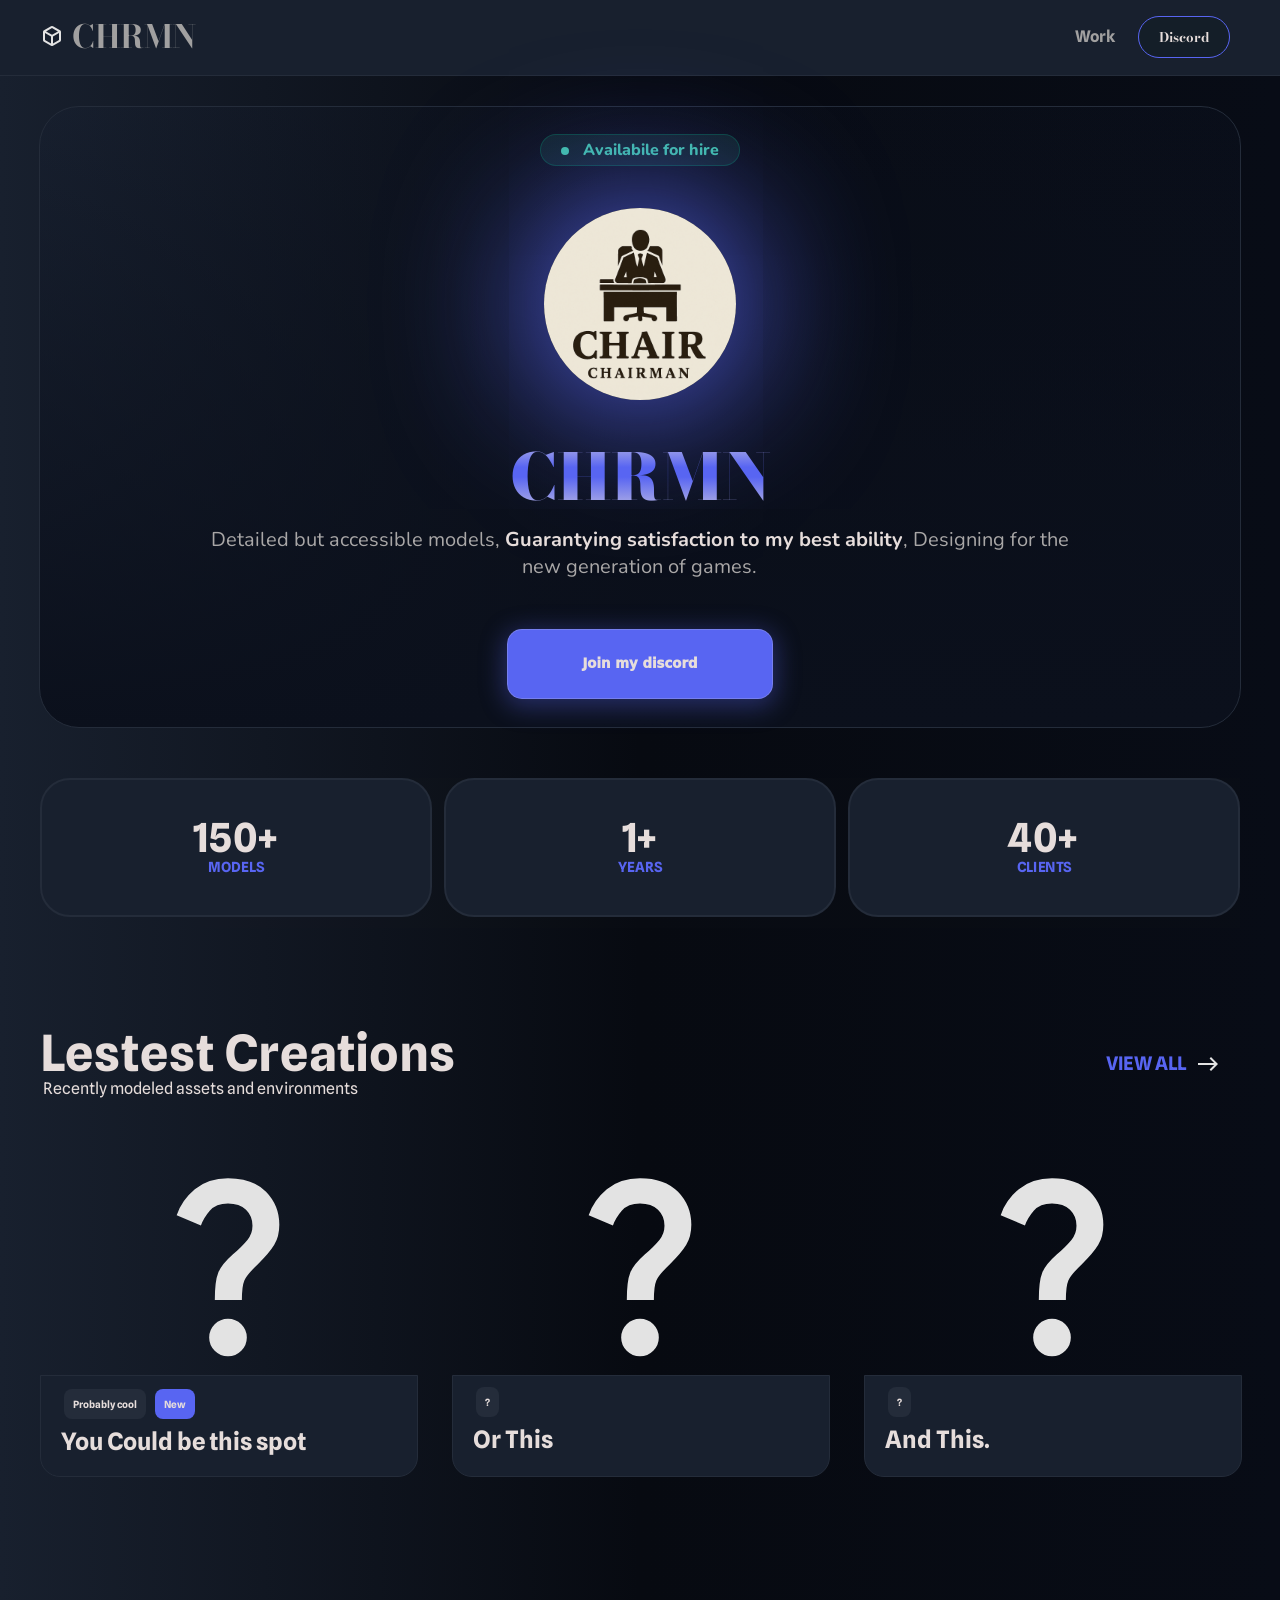
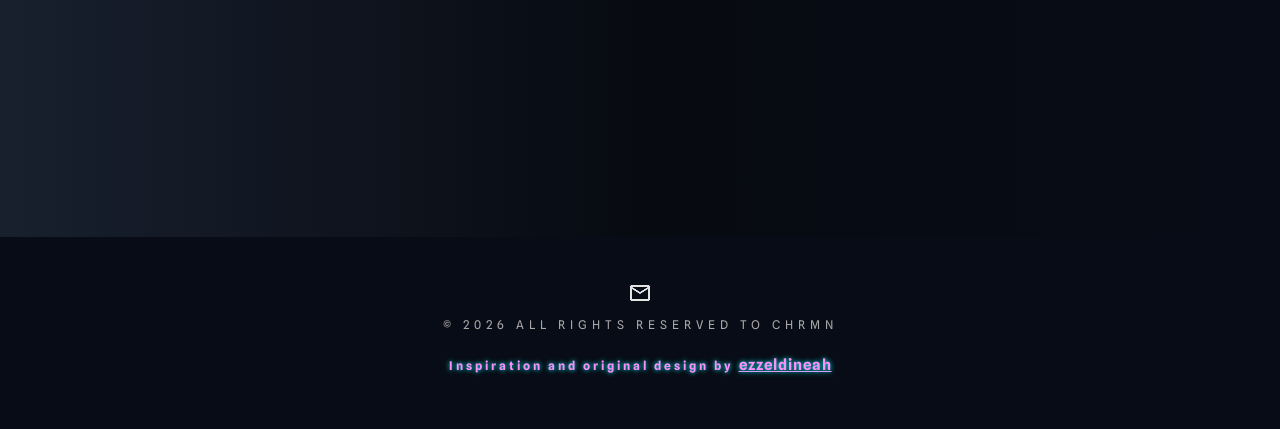
<file: index.html>
<html lang="en">
<head>
    <meta charset="UTF-8">
    <title>CHRMN portfolio</title>
    <meta name="viewport" content="width=device-width, initial-scale=1.0">
    <link rel="stylesheet" href="style.css">
    <link id="logo" rel="icon" type="image/png" href="images/logo.png">
</head>
<body>
    <header>
        <div>
            <h1><a href="index.html"><img src="images/cube.svg" alt=""> CHRMN</a></h1>
            <nav>
                <ul>
                    <li><a href="current.html">Work</a></li>
                    <li><a href="https://discord.gg/acXDF9AMBc"><button>Discord</button></a></li>
                </ul>
            </nav>
        </div>
         
    </header>
    
    <div class="main">
        <div id="mainsec1"> <p><b></b> Availabile for hire</p></div>
        <img id="mainsec2" src="images//logo.png" alt="">
        <h1 id="mainsec3">CHRMN</h1>
        <p id="mainsec4">Detailed but accessible models, <b>Guarantying satisfaction to my best ability</b>, Designing for the new generation of games.</p>
        <span id="mainsec5">
            <!-- <button> More info </button> -->
            <a href="https://discord.gg/acXDF9AMBc"><button> Join my discord </button></a>
        </span>
    </div>
    <section class="acheivements">
        <div id="s1"><h2>150+ <p>MODELS</p></h2></div>
        <div id="s2"><h2>1+ <p>YEARS</p></h2></div>
        <div id="s3"><h2>40+ <p>CLIENTS</p></h2></div>
    </section>

    <section class="creations">
        <div>
            <h1>Lestest Creations</h1>
            <p>Recently modeled assets and environments</p>
        </div>

        <div>
            <a href="current.html"><h3>VIEW ALL <img src="images/right.svg" alt="View my work"></h3>
            </a>
        </div>
    </section>
    <section id="dov" class="recent" >
        <div id="dav" >
            <span><img style="object-fit: contain;" src="images/question_mark_24dp_E3E3E3_FILL0_wght400_GRAD0_opsz24.svg" alt="Be my next model."></span>
            <div >
                <p><a>Probably cool</a> <a id="new">New</a></p>
                <h1>You Could be this spot</h1>
            </div>
        </div>
         <div id="dav">
            <span><img style="object-fit: contain;" src="images/question_mark_24dp_E3E3E3_FILL0_wght400_GRAD0_opsz24.svg" alt="Be my next model."></span>
            <div>
                <p><a>?</a> </p>
                <h1>Or This</h1>
            </div>
        </div>
         <div id="dav">
            <span><img style="object-fit: contain;" src="images/question_mark_24dp_E3E3E3_FILL0_wght400_GRAD0_opsz24.svg" alt="Be my next model."></span>
            <div>
                <p><a>?</a></p>
                <h1>And This.</h1>
            </div>
        </div>
    </section>
    <footer>
        <a href="https://discord.com/users/chair_5041" target="_blank"><img src="images/mail_24dp_E3E3E3_FILL0_wght400_GRAD0_opsz24.png" alt="contact me"></a>
        <p id="c">© 2026 All rights reserved to Chrmn</p>
        <p id="e">Inspiration and original design by <a target="_blank" href="https://discord.com/users/ezzeldineah">ezzeldineah</a></p>
    </footer>
</body>
</html>
</file>
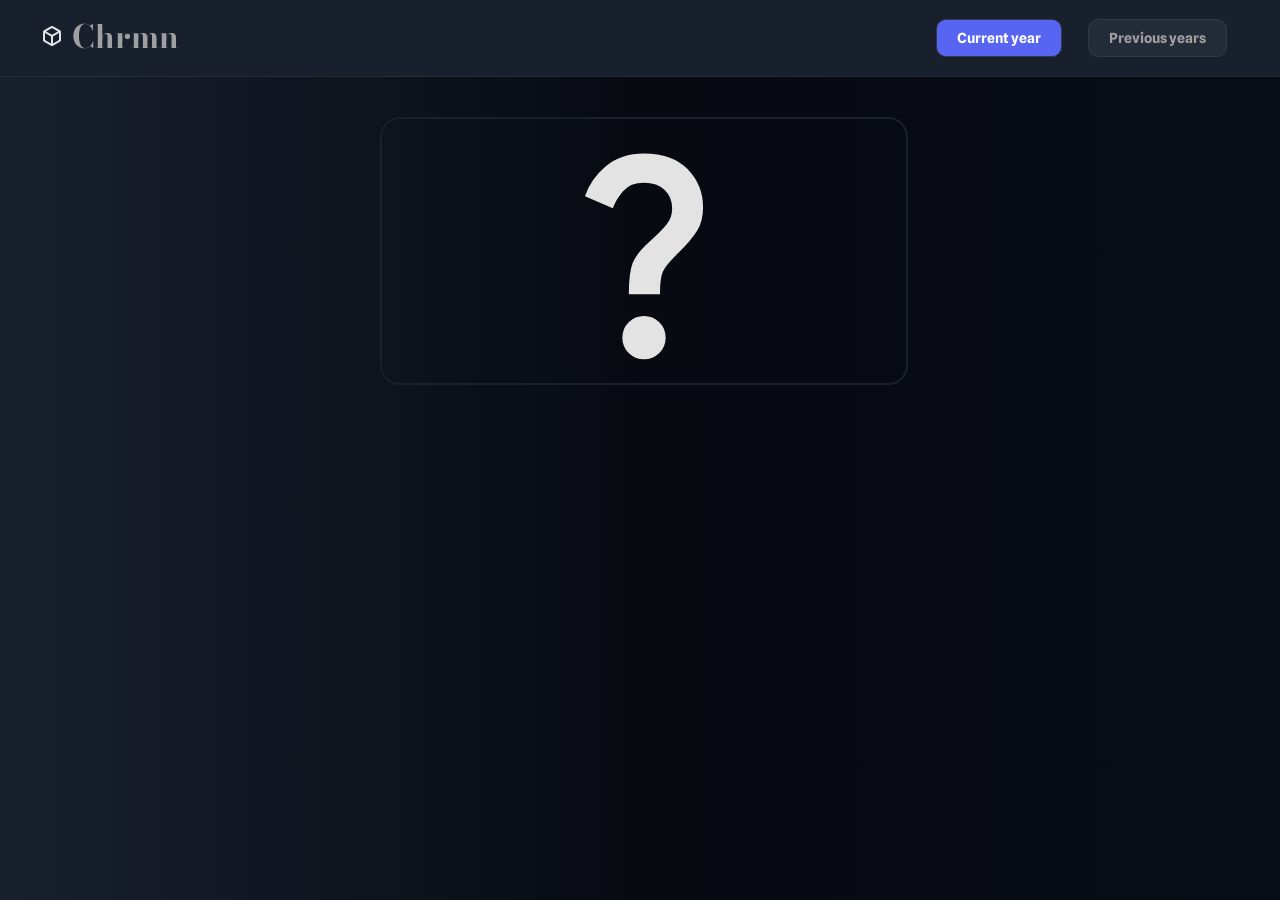
<file: current.html>
<html lang="en">
<head>
    <meta charset="UTF-8">
    <meta name="viewport" content="width=device-width, initial-scale=1.0">
    <title>Current work</title>
    <link rel="stylesheet" href="style.css">
    <link rel="stylesheet" href="work.css">
    <link id="logo" rel="icon" type="image/png" href="images/logo.png">
</head>
<body>
   <header>
        <div>
            <h1><a href="index.html"><img src="images/cube.svg" alt=""> Chrmn</a></h1>
            <nav id="works">
                <ul class="ulall">
                    <li><a id="current" href="current.html">Current year</a></li>
                    <li><a href="past.html">Previous years</a></li>
                </ul>
            </nav>
        </div>
         
    </header> 
    <main class="allimg">
        <a href="#q" ><img id="qs" src="images/question_mark_24dp_E3E3E3_FILL0_wght400_GRAD0_opsz24.svg" alt="Be my next model."></a>
    </main>  

        <section id="q">  <a href="#">X</a>   <img  src="images/question_mark_24dp_E3E3E3_FILL0_wght400_GRAD0_opsz24.svg" alt="Be my next model."></section>

        
</body> 
</html>
</file>
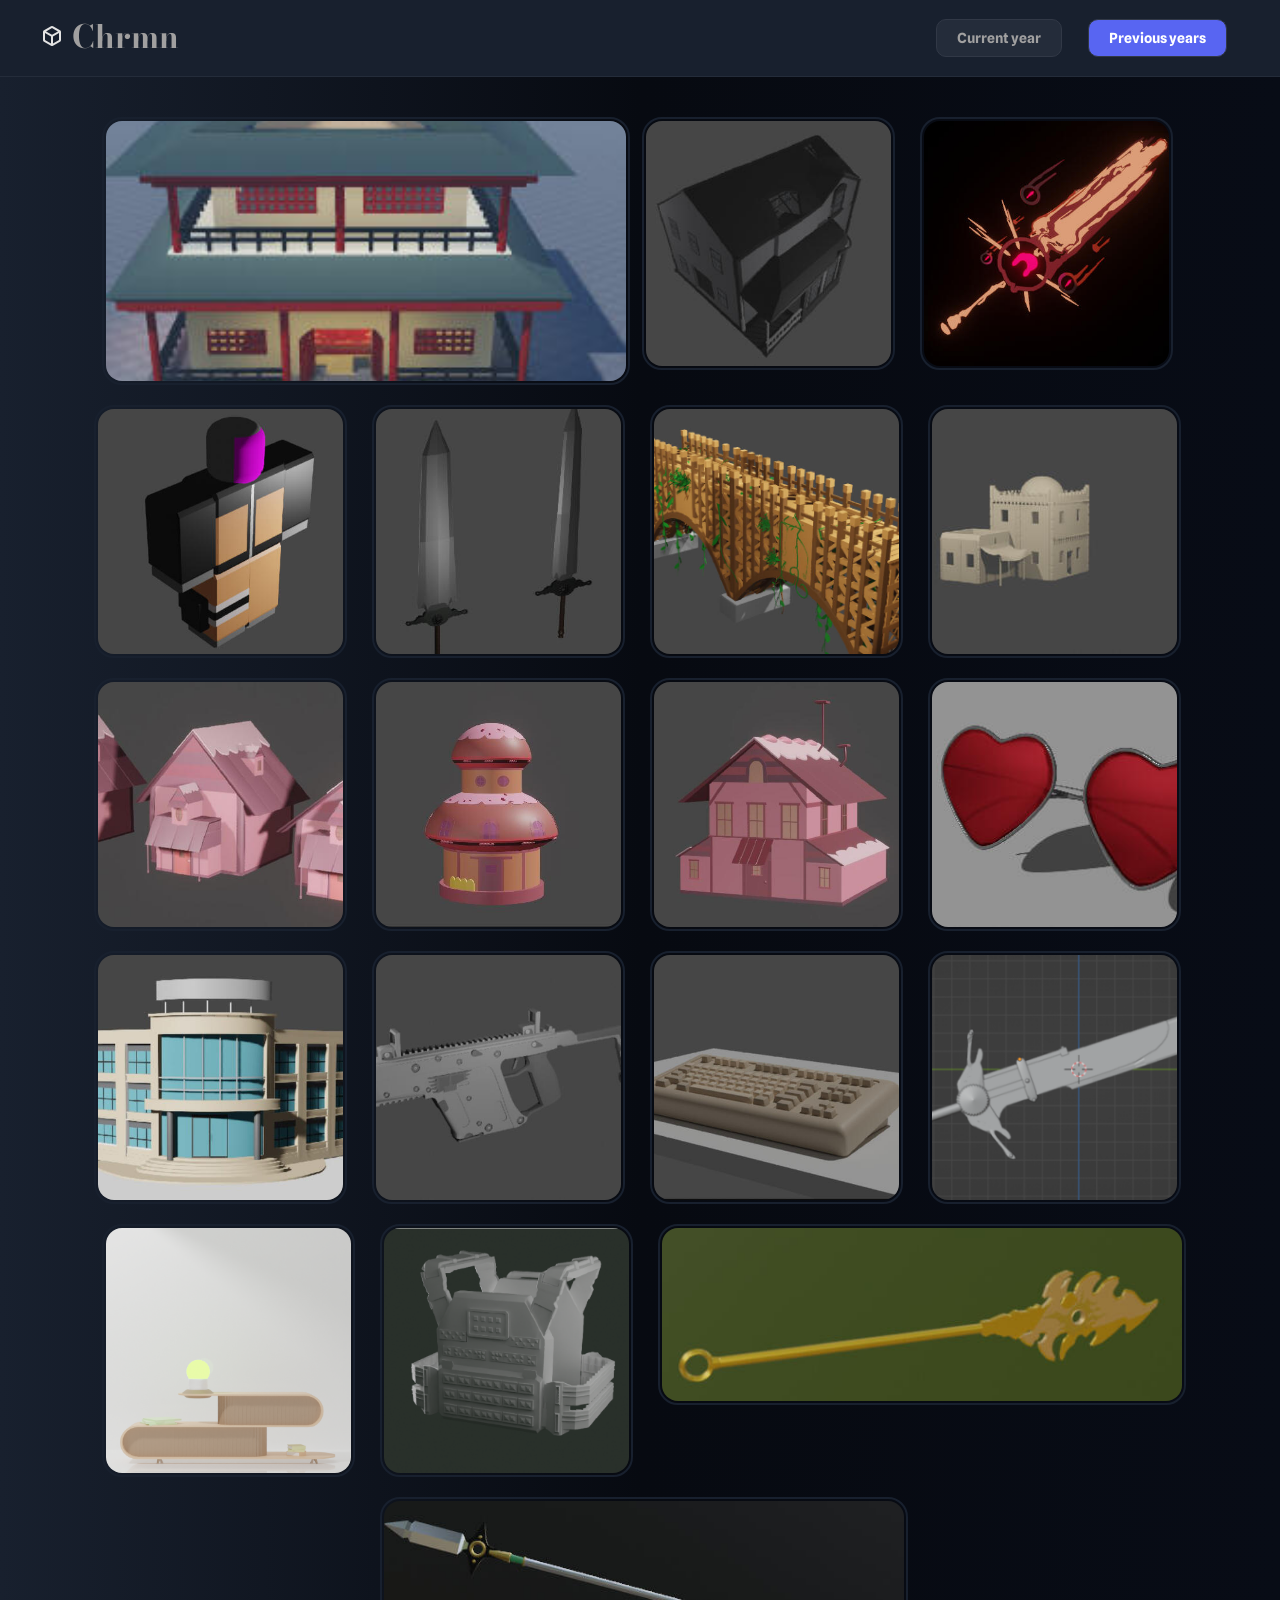
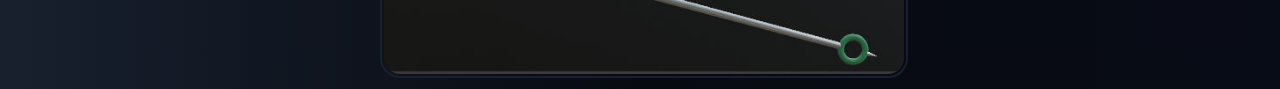
<file: past.html>
<html lang="en">
<head>
    <meta charset="UTF-8">
    <meta name="viewport" content="width=device-width, initial-scale=1.0">
    <title>Current work</title>
    <link rel="stylesheet" href="style.css">
    <link rel="stylesheet" href="work.css">
    <link id="logo" rel="icon" type="image/png" href="images/logo.png">
</head>
<body>
   <header>
        <div>
            <h1><a href="index.html"><img src="images/cube.svg" alt=""> Chrmn</a></h1>
            <nav id="works">
                <ul class="ulall">
                    <li><a href="current.html">Current year</a></li>
                    <li><a id="past" href="past.html">Previous years</a></li>
                </ul>
            </nav>
        </div>
         
    </header> 
    <main class="allimg">
        <a href="#house"><img src="images/image14.jpg" alt="House"></a>
        <a href="#oldhouse"><img src="images/image11.jpg" alt="Old House"></a>
        <a href="#sword"><img src="images/image03.jpg" alt="Sword 1"></a>
        <a href="#naruto"><img src="images/image05.jpg" alt="Costume"></a>
        <a href="#gutsword"><img src="images/image07.jpg" alt="Sword 2"></a>
        <a href="#bridge"><img src="images/image08.jpg" alt="Wooden Bridge"></a>
        <a href="#desserthouse"><img src="images/image17.jpg" alt="Sand houses"></a>
        <a href="#candy1"><img src="images/image18.jpg" alt="Cake House"></a>
        <a href="#candy2"><img src="images/image22.jpg" alt="Cake House 2"></a>
        <a href="#candy3"><img src="images/image23.jpg" alt="Cake House 3"></a>
        <a href="#glasses"><img src="images/image20.jpg" alt="Heart glasses"></a>
        <a href="#hospital"><img src="images/image21.jpg" alt="Hospital"></a>
        <a href="#gun1"><img src="images/image25.jpg" alt="Gun"></a>
        <a href="#keyboard"><img src="images/image29.jpg" alt="Keyboard"></a>
        <a href="#piratesword"><img src="images/img2.webp" alt="Sword 3"></a>
        <a href="#table"><img src="images/untitled2.png" alt="Table"></a>
        <a href="#vest"><img  src="images/brave_screenshot_media.discordapp.net.png" alt="vest"></a>
        <a class="TtO" href="#gljavelin"><img src="images/image15.jpg" alt=""></a>
        <a class="TtO" href="#javelin"><img src="images/image16.jpg" alt=""></a>
    </main>  

        <section id="house">  <a href="#">X</a>   <img  src="images/image14.jpg" alt="House"></section>

        <section id="oldhouse">   <a href="#">X</a>   <img  src="images/image11.jpg" alt="Old House"></section>

        <section id="sword">  <a href="#">X</a>   <img  src="images/image03.jpg" alt="Sword 1"></section>

        <section id="naruto"> <a href="#">x</a>   <img src="images/image05.jpg" alt="Costume"></section>

        <section id="gutsword">   <a href="#">X</a>  <img  src="images/image07.jpg" alt="Sword 2"></section>

        <section id="bridge"> <a href="#">X</a>    <img  src="images/image08.jpg" alt="Wooden Bridge"></section>

        <section id="desserthouse">   <a href="#">X</a>  <img  src="images/image17.jpg" alt="Sand houses"></section>

        <section id="candy1"> <a href="#">X</a>   <img src="images/image18.jpg" alt="Cake House"></section>

        <section id="candy2"> <a href="#">X</a>   <img  src="images/image22.jpg" alt="Cake House 2"></section>

        <section id="candy3"> <a href="#">X</a>   <img src="images/image23.jpg" alt="Cake House 3"></section>

        <section id="glasses">   <a href="#">X</a>   <img src="images/image20.jpg" alt="Glasses"></section>

        <section id="hospital">   <a href="#">X</a>   <img src="images/image21.jpg" alt="Hospital"></section>

        <section id="gun1">   <a href="#">X</a>   <img  src="images/image25.jpg" alt="Gun"></section>

        <section id="keyboard">   <a href="#">X</a>   <img  src="images/image29.jpg" alt="Keyboard"></section>
        
        <section id="piratesword">   <a href="#">X</a>   <img  src="images/img2.webp" alt="Sword 3"></section>

        <section id="table">   <a href="#">X</a>   <img  src="images/untitled2.png" alt="Table"></section>

        <section id="vest">   <a href="#">X</a>   <img  src="images/brave_screenshot_media.discordapp.net.png" alt="vest"></section>

        <section id="gljavelin">  <a href="#">X</a>   <img src="images/image15.jpg" alt="Javelin 1"></section>

        <section id="javelin">    <a href="#">X</a>   <img src="images/image16.jpg" alt="Javelin 2"></section>
        
</body> 
</html>
</file>
<file: style.css>
@import url('https://fonts.googleapis.com/css2?family=Bodoni+Moda:ital,opsz,wght@0,6..96,400..900;1,6..96,400..900&family=Nixie+One&display=swap');
@import url('https://fonts.googleapis.com/css2?family=Nunito:ital,wght@0,200..1000;1,200..1000&display=swap');
@import url('https://fonts.googleapis.com/css2?family=Nunito:ital,wght@0,200..1000;1,200..1000&family=Spline+Sans:wght@300..700&display=swap');
*{
    color: #E6DDDB;
    justify-self: center;
}

body{
    background: linear-gradient(-90deg, #080c16 0%, #070a11 50%, #18202E 100%);
    overflow-x: hidden;
    display: flex;
    flex-direction: column;
    justify-content: center;
    width: 100dvw;
    margin: 0px;
}
header{
    background-color: #18202E;
    display: flex;
    justify-content: center;
    align-items: center;
    margin: 0px;
    border-bottom: 1px solid #242c3a;
    font-family: "Bodoni Moda", sans-serif;
    font-weight: bold;
    width: 100%;
}
header h1{
    line-height: 1;
}
header a{
    color: rgb(161, 160, 160);
    text-decoration: none;  
    transition: all 100ms ease 0s;
}
header a:hover{
    color: #ffffff;
}
header div{
    width: min(75em, 95%);
    display: flex;
    justify-content: space-between;
    
}
nav{
    font-family: Spline sans,system-ui, -apple-system, BlinkMacSystemFont, 'Segoe UI', Roboto, Oxygen, Ubuntu, Cantarell, 'Open Sans', 'Helvetica Neue', sans-serif;
    
}
nav ul{
    list-style-type: none;
}
nav li{
    display: inline-block;
    padding:0px 10px;
}
nav li button{
    background-color: #0e1b1b47;
    transition: all 0.3s ease 0s;
    border-radius: 100px;
    border: 1px solid #5865f2;
    padding:10px 20px;
    transition: all 0.3s ease 0s;
    font-family: "Bodoni Moda", sans-serif;
    font-weight: bold;
}
nav li button:hover{
    background-color: #E6DDDB;
    color: #152828;
}

@media (max-width:500px){
    header{
        justify-content: center;
    }
    header nav{
        display: none;
    }
    header div{
        justify-content: center;
    }
    header #works{
        display: block;
    }
    footer{
        padding-bottom: 30px;
    }
    body{
        overflow-x: hidden;
    }
    #mainsec3{
        transition: all 6s ease;
        scale: 0.5;
    }
    #mainsec4{
        transition: all 6s ease;
        
    }
    #mainsec5{
        scale:0.5;
    }
    #s1{
        width: 100%;
    }
    #s1 h2{
        scale: 0.5;
    }
    #s2{
        width: 95%;
       
    }
    #s2 h2{
        scale: 0.5;
    }
    .creations div h1{
        scale:0.8;
    }
    .creations div p{
        scale:0.8;
    }
    .creations h3{
        scale:0.5;
        translate: -40% 0%;
    
    }

    #dov{
        justify-content: center;
    }
    #dov #dav{
        scale: 0.8;
    }
    .allimg a:nth-child(1) img{
        border-bottom: 2px solid #E6DDDB;
    }

}

/* info card */
.main{
    min-height: 620px;
    margin: auto;
    margin-top: 30px;
    border-radius: 40px;
    background:linear-gradient(0deg, #0b101c, #1a264217);
    border: 1px solid #242c3a;
    width:min(75em, 95%);
    display: grid;
    grid-template-rows: 60px 220px 100px 80px 80px;
    grid-template-areas: 
    "availability"
    "logo"
    'name'
    'detail'
    'buttons' ;
    align-items: center;
    justify-items: center;
    justify-content: center;
    align-content: space-evenly;
    font-family: Nunito, system-ui, -apple-system, BlinkMacSystemFont, 'Segoe UI', Roboto, Oxygen, Ubuntu, Cantarell, 'Open Sans', 'Helvetica Neue', sans-serif;
}

#mainsec1{
    max-width: 80vw;
    padding: 14px;
    grid-area: 'availability';
    text-align: center;
}
#mainsec1 p{
    color: #40c5a6;
    background-color: #40c5a61b;
    padding: 4px;
    padding-left: 20px;
    padding-right: 20px;
    border-radius: 100px;
    border: 1px solid #04634d90;
    font-weight: 800;
}
#mainsec1 b{
    background-color: #40c5a6;
    display: inline-block;
    margin-right: 10px;
    width: 8px;
    height: 8px;
    border-radius: 100%;
    animation-name: pin;
    animation-duration: 1.3s;
    animation-delay: 0s;
    animation-timing-function: ease;
    animation-iteration-count: infinite;
    
}
@keyframes pin{
    0%{
        box-shadow: 0px 0px 1px 1px #40c5a6;
        
    }
    50%{
        box-shadow:0px 0px 6px 6px #40c5a6;
        box-shadow: 0px 0px 5px 5px #40c5a61b ;
    }
}
#mainsec2{
    grid-area: 'logo';
    width: clamp(2vw, 12rem, 80vw);
    height: auto;
    border-radius: 100%;
    box-shadow: 0px 0px 150px 10px #5865f2 ;
    animation: hover 7s ease-out infinite;
}
@keyframes hover{
    0%{
        transform: translateY(0px);
    }
    50%{
        transform: translateY(10px);
    }
    100%{
       transform: translateY(0px); 
    }

}
#mainsec3{
    grid-area: 'name';
    font-size:4rem;
    background:linear-gradient(#E6DDDB 0%, #5865f2 40%, #5865f2 50%, #E6DDDB 100%);
    -webkit-background-clip:text;
    color: transparent;
    font-family: "Bodoni Moda", sans-serif;
    font-weight: 1000;
}
#mainsec4{
    grid-area: 'detail';
    font-size:clamp( 1em, 20px, 5vw);
    width: 80%;
    text-align: center;
    padding-bottom: 5%;
    color: rgb(169, 167, 167);
    font-weight:400;
    
}
.main #mainsec5 button{

    background-color: #5865f2;
    border-radius: 15px;
    border: none;
    margin: 5px;
    height: 70px;
    box-shadow: 0px 5px 25px 3px #5865f259;
    width: min(20em);
    border: 1px solid #e6dddb36;
    font-weight: 1000;
    transition: all 150ms ease-in-out;
    font-family: system-ui, -apple-system, BlinkMacSystemFont, 'Segoe UI', Roboto, Oxygen, Ubuntu, Cantarell, 'Open Sans', 'Helvetica Neue', sans-serif;
}
.main button:hover{
    scale: 1.05;
}
#mainsec5{
    padding: 20px;
    margin-bottom: 20px;
    grid-area: 'buttons';
    text-align: center;
    
}


/* achivements */
.acheivements{
    background-color: #242c3a07;
    text-align: center;
    width:min(75em, 95vw);
    margin: auto;
    margin-top: 50px;
    height: 150px;
    display: flex;
    gap: 1%;

    
}
.acheivements div{
    background-color: #18202E;
    width: 100%;
    height: 90%;
    border-radius: 30px;
    border: 2px solid #242c3a;
    display: flex;
    align-items: center;
    justify-content: center;
    gap: 5px;
    flex-shrink: 1;
    font-family:Spline sans,sans-serif, -apple-system, BlinkMacSystemFont, 'Segoe UI', Roboto, Oxygen, Ubuntu, Cantarell, 'Open Sans', 'Helvetica Neue', sans-serif;

    
}
.acheivements div h2{
    width: 30%;
    font-size: 40px;
    margin: 0; 
    line-height: 1;
    font-weight: 1000;
}
.acheivements div h2 p{
    scale: 0.7;
    font-size: 20px;
    color: #5865f2;
    font-weight: 800;
    margin: 0;
}
.acheivements div:hover{
    border-color: #5865f250;
}

@media (max-width:1000px){
    .acheivements{
        margin-bottom: 220px;
        display: grid;
        grid-template-columns: 50% 50%;
        grid-template-rows:100% 100%;
    }
    #s3{
        width: 200%;
        justify-self: normal;
    }
    
}

/* creations */

.creations{
    margin: auto;
    margin-top: 100px;
    display: flex;
    justify-content: space-between;
    align-items: center;
    width: min(75em, 95%);
    font-family:Spline sans,sans-serif, -apple-system, BlinkMacSystemFont, 'Segoe UI', Roboto, Oxygen, Ubuntu, Cantarell, 'Open Sans', 'Helvetica Neue', sans-serif;
    
}
.creations div h1{
    margin: 0px;
    line-height:1;
    font-weight: 1000;
    font-size: 50px;
    
}
.creations div p{
    line-height: 1;
    margin: 3px;
}
.creations h3{
    display: flex;
    color: #5865f2;
    padding-right: 20px;
    
}
.creations a{
    text-decoration: none;
}

.creations h3 img{
    padding-left: 10px;
}

.creations h3:hover img{
    animation: forwards 1s linear;
    translate: 6px 0%;
    transition: all 50ms ease;
    cursor: pointer;
}

/* recent */
.recent{
    grid-template-columns: repeat(auto-fit, minmax(350px, 1fr));
    display: grid;
    margin: auto;
    margin-top: 50px;    
    width: min(75em, 95%);
    flex-wrap: wrap;
    gap: 3%;
    padding: 0px;
    justify-content: space-between;
    font-family:Spline sans,sans-serif, -apple-system, BlinkMacSystemFont, 'Segoe UI', Roboto, Oxygen, Ubuntu, Cantarell, 'Open Sans', 'Helvetica Neue', sans-serif;
}
.recent div{
    width:100%;
    border-radius: 20px;

}
.recent div div{
    width:100%;
    height: 100px;
    border-top-left-radius:0px ;
    border-top-right-radius:0px ;
    background-color: #18202E;
    display: flex;
    flex-direction: column;
    line-height:0.1;
    position: relative;
    z-index: 0;
    border: 1px solid #242c3a;
}
.recent div div a{
    background-color: #242c3a;
    padding:9px;
    margin: 3px;
    text-decoration: none;
    border-radius: 8px;
    font-weight: 1000;
    font-size: 10px;
}
.recent div div #new{
    background-color: #5865f2;
}
.recent div div p{
    padding:10px;
    padding-left: 20px;
    padding-bottom: 0px;
    
}
.recent div div h1{
    padding-bottom:10px;
    padding-left: 20px;
    padding-top: 0px;
    transition: all 100ms ease;
}
.recent img{
    border-top-left-radius:20px ;
    border-top-right-radius:20px ;
    width:100%;
    aspect-ratio: 1/0.6;
    object-fit: cover;
    z-index: -1;
    transition: all 500ms ease;
}
.recent span{
    width: 100%;
    height:auto;
    display: block;
    overflow: hidden;
    border-top-left-radius:20px ;
    border-top-right-radius:20px ;
}
.recent div:hover img{
   scale: 1.05;
   
}
.recent div:hover div h1{
   color: #5865f2;
   
}
/* footer */
footer{
    font-size: 12px;
    text-align: center;
    width: 100dvw;
    height: 16em; 
    position: relative;
    background-color: #080c16;
    display: flex;
    flex-direction: column;
    margin-top: 40dvh;
    align-items: center;
    justify-content: center;
    font-family:Spline sans,sans-serif, -apple-system, BlinkMacSystemFont, 'Segoe UI', Roboto, Oxygen, Ubuntu, Cantarell, 'Open Sans', 'Helvetica Neue', sans-serif;
    
}
footer #c{
    color:rgb(169, 167, 167) ;
    text-transform: uppercase;
    letter-spacing: 5px;
}
footer #e{
    color:rgb(250, 144, 250);
    letter-spacing: 3px;
    font-weight: 1000;
    font-size: 12px;
    animation: glow 3s ease-in-out 0s infinite forwards;
}
footer #e a{
    font-size: 15px;
    color:rgb(250, 144, 250);
    letter-spacing: 1px;
    animation: glow 6s ease-in-out 0s infinite forwards;
   
}
@keyframes glow{
    0%{
         text-shadow: 0px 0px 5px cyan;
    }
    50%{
         text-shadow: 0px 0px 28px rgb(250, 144, 250);
    }
    100%{
         text-shadow: 0px 0px 5px cyan;
    }
}
footer a:hover{
    translate: 0% -50%;
    transition: all 150ms ease;
    color: cyan;
    scale: 1.2 ;
}
footer #e a:hover{
    transition: all 150ms ease;
    color: rgba(0, 255, 255, 0.609);
    scale: 1.2 ;
}

/* @keyframes fade-slide{
   from{
    opacity: 0;
    padding-top: 30px;
   }
   to{
    opacity: 1;
    padding-top: 0px;
   }

} */

/* #dov{
    animation: fade-slide 1s ease;
    animation-timeline: view();
    animation-range: entry 0% cover 50%;
} */


/* ------------------WORKALL------------------------- */
#Work{
    background-color: #18202E;
    display: flex;
    justify-content: space-evenly;
    font-family: "Bodoni Moda", sans-serif;
    font-weight: bold;
    width: 100dvw;
    flex-wrap: wrap;
    line-height: 1;
}
nav .ulall{
    list-style-type: none;
    padding: 0px;
    display: flex;
    flex-wrap: wrap;
    justify-content: center;
}
nav .ulall li a{
    margin: 3px;
    font-size: 14px;
    padding: 10px 20px;
    background-color: #242c3a;
    border-radius: 10px;
    border: 1px solid #313846;
}
nav .ulall li{
    display: flex;
    flex-wrap: wrap;
}

/* all categories images */

.allimg{
    display: flex;
    flex-wrap: wrap;
    top: 40px;
    position: relative;
    width: min(79em, 95%);
    justify-content: center;
    gap: 20px;
    margin: auto;
    animation: load 500ms ease;
}

.allimg img{
    width:250px;
    border-radius: 20px;
    border: 2px solid #18202E;
    aspect-ratio: 1/1;
    object-fit: cover;
    max-width: 95%;
    padding: 2px;
}
#qs{
    object-fit: contain;
}
.allimg a:nth-child(1){
  aspect-ratio: 2/1;
  object-fit: cover;
  width:min(32.5em, 95%); 
}
.allimg a:nth-child(1) img{
    width: 100%;
    max-width: 100%;
    aspect-ratio: 2/1;
    object-fit: cover;
}
.allimg .TtO{
    width:min(32.5em, 95%); 
    height: 12em;
    aspect-ratio: 2/1;
    object-fit: contain;
    border: none;
}
.allimg .TtO img{
    width: 100%;
    height: 90%;
    max-width: 100%;
    aspect-ratio: 2/1;
    border: 2px solid #18202E;
}
.ulall #current{
    background-color: #5865f2;
    color: white;
}

.ulall #past{
    background-color: #5865f2;
    color: white;
}

@keyframes load{
    from{
        opacity: 0;
        translate: 0px 10px;
    }
    to{
        opacity: 1;
    }
}
</file>
<file: work.css>
section{
    z-index: -1;
    width: 100dvw;
    height: 100dvh;
    top: 0;
    left: 0;
    position: fixed;
    justify-self:center;
    align-self: center;
    justify-content: center;
    align-items: center;
    display: none;
    background-color: rgba(0, 0, 0, 0.572);

}
section img{
    scale: 0.9;
    width: 500px;
    border-radius: 20px;
    border: 1px solid;
    padding: 20px;
    max-width: 90%;
}
section a{
    aspect-ratio: 1/1;
    display: flex;
    justify-content: center;
    align-items: center;
    background-color: #5865f2;
    font-family: Spline sans, system-ui, -apple-system, BlinkMacSystemFont, 'Segoe UI', Roboto, Oxygen, Ubuntu, Cantarell, 'Open Sans', 'Helvetica Neue', sans-serif;
    border-radius: 20px;
    width: 20px;
    height: 20px;
    padding:2px;
    text-align: center;
    position: relative;
    z-index: 2;
    translate: 16px 0px;
    text-decoration: none;
    font-size: 1em;
}
section:target{
    justify-self: center;
    align-items: center;
    z-index: 2;
    display: flex;
    justify-content: center;
    align-items: center;
}
</file>
